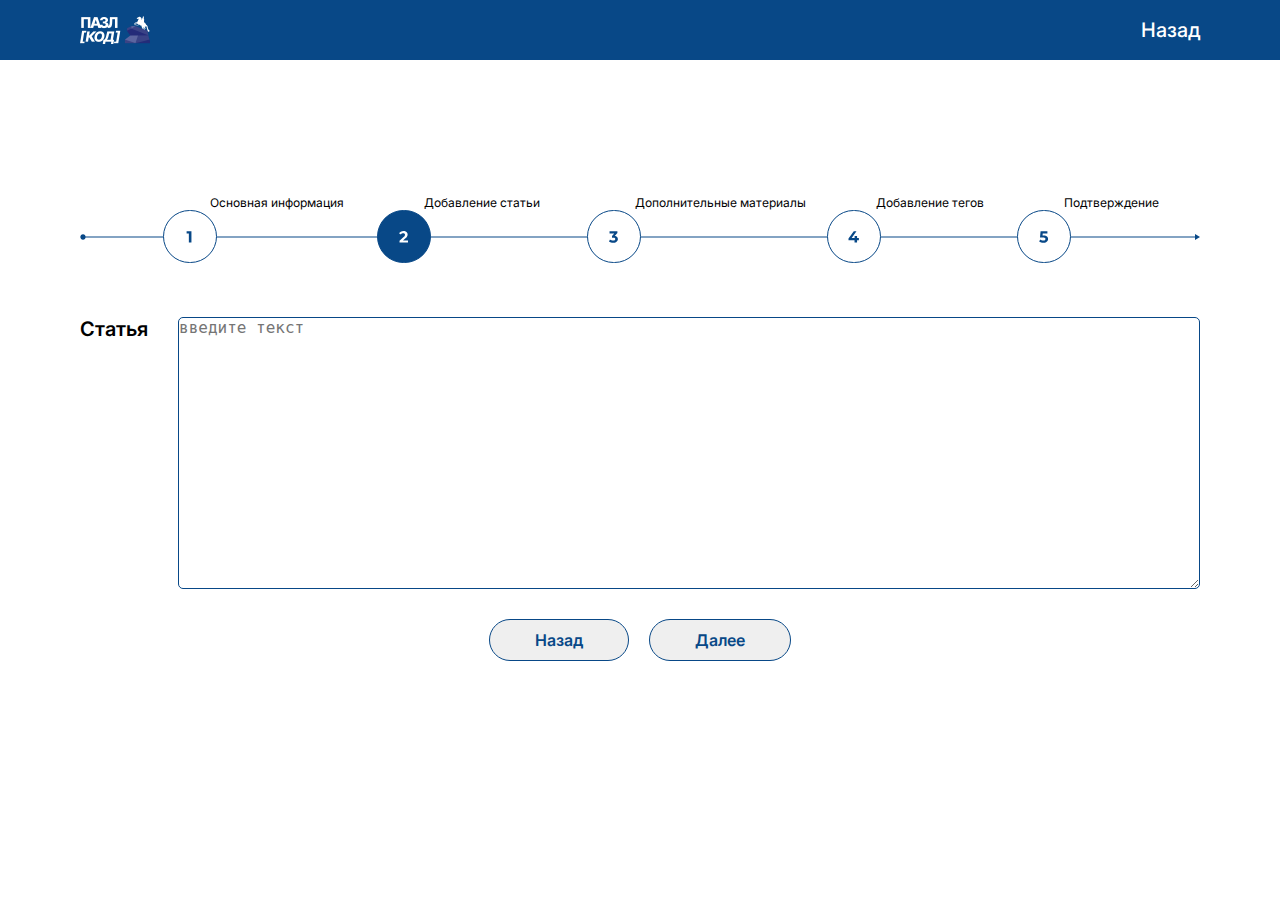
<file: add work page/step 2.html>
<!DOCTYPE html>
<html lang="en">
<head>
    <meta charset="UTF-8">
    <meta name="viewport" content="width=device-width, initial-scale=1.0">
    <title>Добавление урока</title>
    <link rel="preconnect" href="https://fonts.googleapis.com">
<link rel="preconnect" href="https://fonts.gstatic.com" crossorigin>
<link href="https://fonts.googleapis.com/css2?family=Inter:wght@100..900&family=Montserrat:ital,wght@0,100..900;1,100..900&display=swap" 
rel="stylesheet">
<link rel="stylesheet" href="style 2.css">
</head>
<body>
    <header>
        <nav>
            <img id="menu_logo" src="./allphoto/Group 20.png" alt="logo">
            <p id="menu">Назад</p>
        </nav>
    </header>
    <main>
        <section>
            <div id="all_div">
                <div id="block_second_div">
                    <p id="p_1" class="block_second_p">Основная информация</p>
                    <p id="p_2" class="block_second_p">Добавление статьи</p>
                    <p id="p_3" class="block_second_p">Дополнительные материалы</p>
                    <p id="p_4" class="block_second_p">Добавление тегов</p>
                    <p id="p_5" class="block_second_p">Подтверждение</p>
                </div>
                <div id="block_first_div">
                    <img id="block_first" src="./allphoto/step 2.svg" alt="step">
                </div>
                <div id="block_second_write_all">
                    <div class="block_second_write">
                    <h2>Статья</h2>
                    <textarea class="big_text" placeholder="введите текст"></textarea>
                    </div>
                </div>
                <div id="last_button_two">
                    <input class="last_button_next_and_back" id="last_button_back" type="button" value="Назад">
                    <input class="last_button_next_and_back" id="last_button_next" type="button" value="Далее">
                </div>
            </div>
        </section>
    </main>
</body>
</html>
</file>
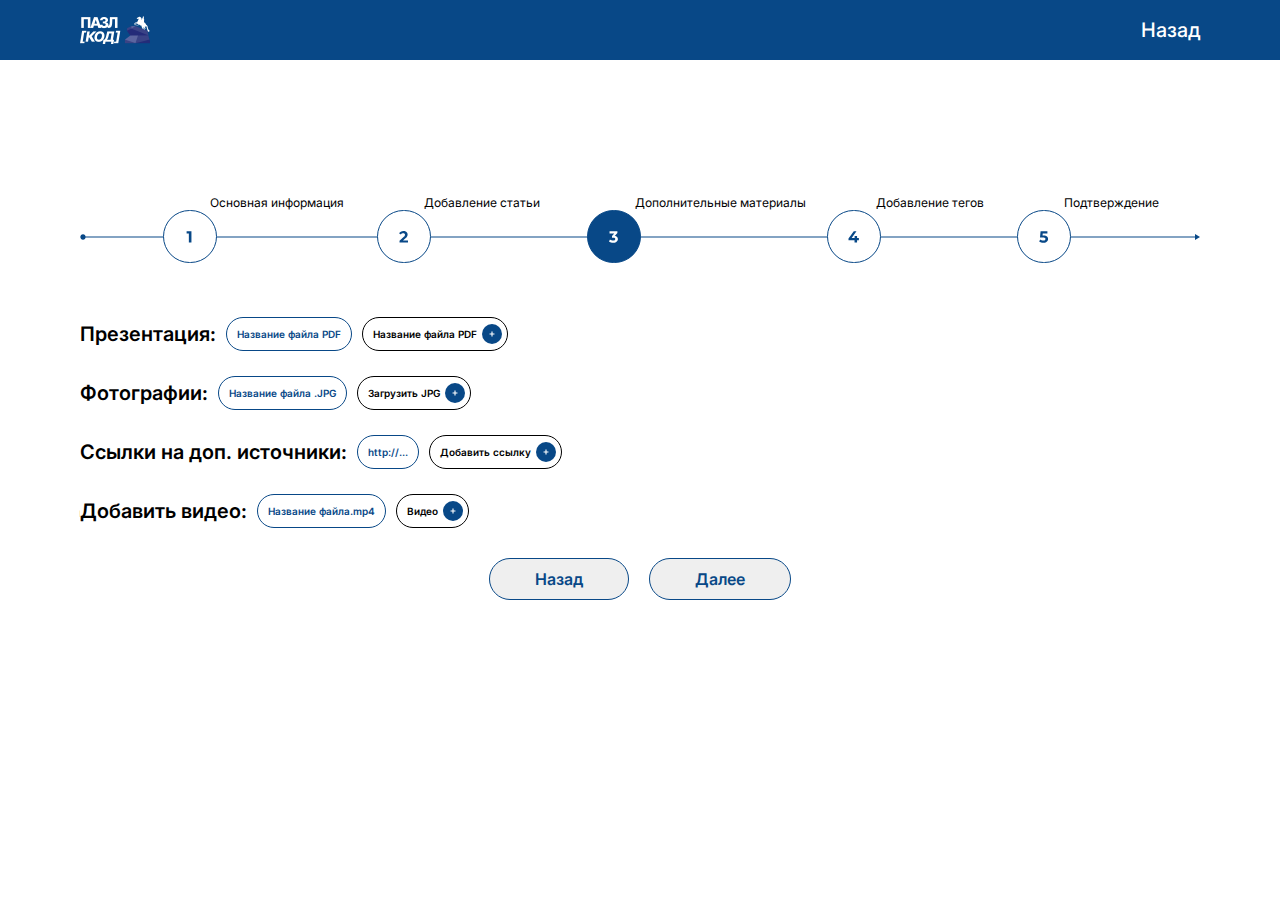
<file: add work page/step 3.html>
<!DOCTYPE html>
<html lang="en">
<head>
    <meta charset="UTF-8">
    <meta name="viewport" content="width=device-width, initial-scale=1.0">
    <title>Добавление урока</title>
    <link rel="preconnect" href="https://fonts.googleapis.com">
<link rel="preconnect" href="https://fonts.gstatic.com" crossorigin>
<link href="https://fonts.googleapis.com/css2?family=Inter:wght@100..900&family=Montserrat:ital,wght@0,100..900;1,100..900&display=swap" 
rel="stylesheet">
<link rel="stylesheet" href="style 3.css">
</head>
<body>
    <header>
        <nav>
            <img id="menu_logo" src="./allphoto/Group 20.png" alt="logo">
            <p id="menu">Назад</p>
        </nav>
    </header>
    <main>
        <section>
            <div id="all_div">
                <div id="block_second_div">
                    <p id="p_1" class="block_second_p">Основная информация</p>
                    <p id="p_2" class="block_second_p">Добавление статьи</p>
                    <p id="p_3" class="block_second_p">Дополнительные материалы</p>
                    <p id="p_4" class="block_second_p">Добавление тегов</p>
                    <p id="p_5" class="block_second_p">Подтверждение</p>
                </div>
                <div id="block_first_div">
                    <img id="block_first" src="./allphoto/step 3.svg" alt="step">
                </div>
                <div id="block_second_write_all">
                    <div class="block_second_write">
                        <div class="block_second_many_fiels" id="block_second_many_fiels_1">
                                <h2>Презентация:</h2>
                                <p class="button_tag">Название файла PDF</p>
                                <div class="div_all_button_add">
                                    <p class="button_tag" id="p_tag_add">Название файла PDF</p>
                                    <img id ="add_src" src="allphoto/+.svg" alt="">
                                </div>
                        </div>
                    </div>

                    <div class="block_second_many_fiels">
                        <h2>Фотографии:</h2>
                        <p class="button_tag">Название файла .JPG</p>
                        <div class="div_all_button_add">
                            <p class="button_tag" id="p_tag_add">Загрузить JPG</p>
                            <img id ="add_src" src="allphoto/+.svg" alt="">
                        </div>
                    </div>

                    <div class="block_second_many_fiels">
                        <h2>Ссылки на доп. источники:</h2>
                        <p class="button_tag">http://...</p>
                        <div class="div_all_button_add">
                            <p class="button_tag" id="p_tag_add">Добавить ссылку</p>
                            <img id ="add_src" src="allphoto/+.svg" alt="">
                        </div>
                    </div>

                    <div class="block_second_many_fiels">
                        <h2>Добавить видео:</h2>
                        <p class="button_tag">Название файла.mp4</p>
                        <div class="div_all_button_add">
                            <p class="button_tag" id="p_tag_add">Видео</p>
                            <img id ="add_src" src="allphoto/+.svg" alt="">
                        </div>
                    </div>

                </div>
                <div id="last_button_two">
                    <input class="last_button_next_and_back" id="last_button_back" type="button" value="Назад">
                    <input class="last_button_next_and_back" id="last_button_next" type="button" value="Далее">
                </div>
            </div>
        </section>
    </main>
</body>
</html>
</file>
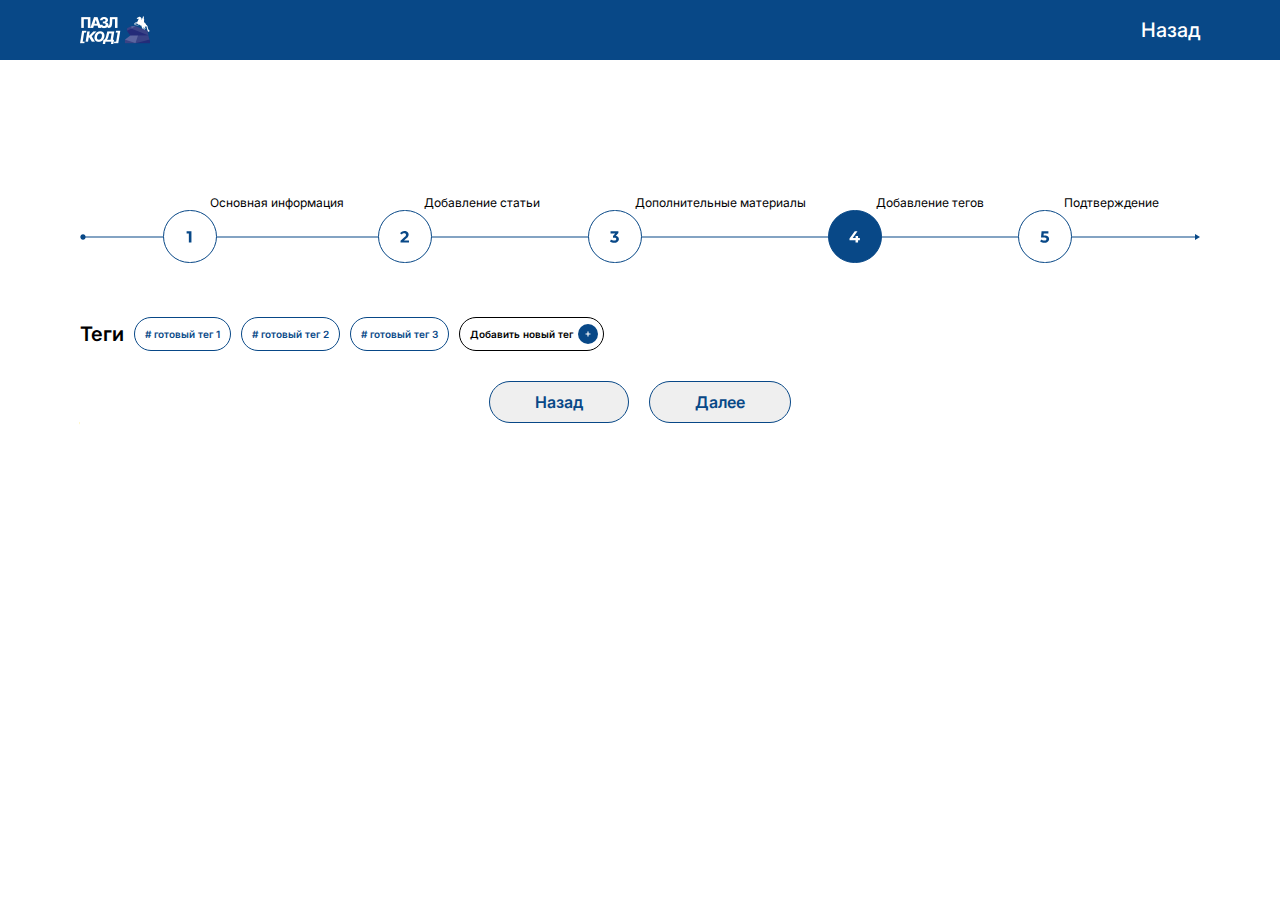
<file: add work page/step 4.html>
<!DOCTYPE html>
<html lang="en">
<head>
    <meta charset="UTF-8">
    <meta name="viewport" content="width=device-width, initial-scale=1.0">
    <title>Добавление урока</title>
    <link rel="preconnect" href="https://fonts.googleapis.com">
<link rel="preconnect" href="https://fonts.gstatic.com" crossorigin>
<link href="https://fonts.googleapis.com/css2?family=Inter:wght@100..900&family=Montserrat:ital,wght@0,100..900;1,100..900&display=swap" 
rel="stylesheet">
<link rel="stylesheet" href="style 4.css">
</head>
<body>
    <header>
        <nav>
            <img id="menu_logo" src="./allphoto/Group 20.png" alt="logo">
            <p id="menu">Назад</p>
        </nav>
    </header>
    <main>
        <section>
            <div id="all_div">
                <div id="block_second_div">
                    <p id="p_1" class="block_second_p">Основная информация</p>
                    <p id="p_2" class="block_second_p">Добавление статьи</p>
                    <p id="p_3" class="block_second_p">Дополнительные материалы</p>
                    <p id="p_4" class="block_second_p">Добавление тегов</p>
                    <p id="p_5" class="block_second_p">Подтверждение</p>
                </div>
                <div id="block_first_div">
                    <img id="block_first" src="./allphoto/step 4.svg" alt="step">
                </div>
                <div id="block_second_write_all">
                    <div class="block_second_write">
                        <div class="block_second_many_fiels" id="block_second_many_fiels_1">
                                <h2>Теги</h2>
                                <p class="button_tag"># готовый тег 1</p>
                                <p class="button_tag"># готовый тег 2</p>
                                <p class="button_tag"># готовый тег 3</p>
                                <div class="div_all_button_add">
                                    <p class="button_tag" id="p_tag_add">Добавить новый тег</p>
                                    <img id ="add_src" src="allphoto/+.svg" alt="">
                                </div>
                        </div>
                    </div>
                </div>
                <div id="last_button_two">
                    <input class="last_button_next_and_back" id="last_button_back" type="button" value="Назад">
                    <input class="last_button_next_and_back" id="last_button_next" type="button" value="Далее">
                </div>
            </div>
        </section>
    </main>
</body>
</html>
</file>
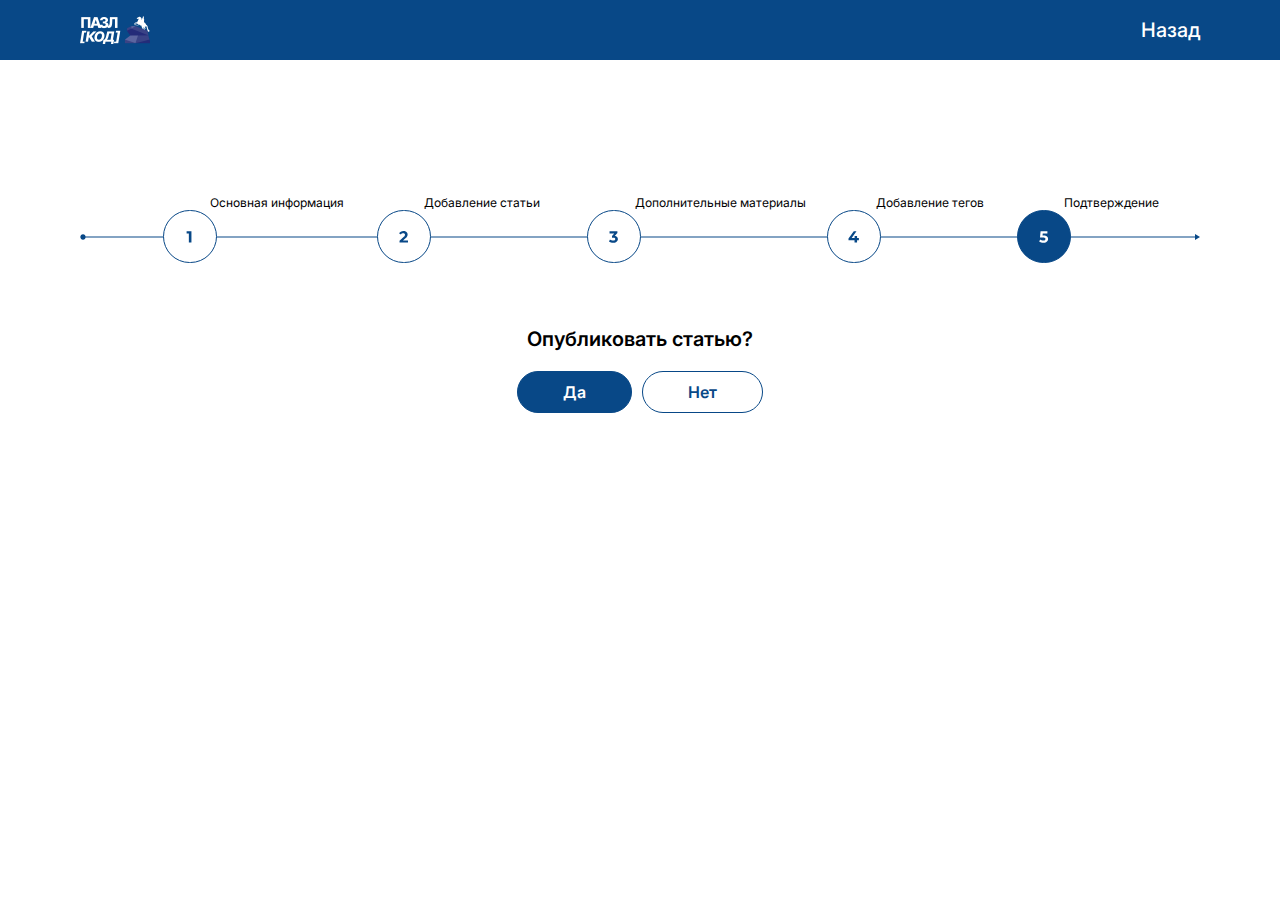
<file: add work page/step 5.html>
<!DOCTYPE html>
<html lang="en">
<head>
    <meta charset="UTF-8">
    <meta name="viewport" content="width=device-width, initial-scale=1.0">
    <title>Добавление урока</title>
    <link rel="preconnect" href="https://fonts.googleapis.com">
<link rel="preconnect" href="https://fonts.gstatic.com" crossorigin>
<link href="https://fonts.googleapis.com/css2?family=Inter:wght@100..900&family=Montserrat:ital,wght@0,100..900;1,100..900&display=swap" 
rel="stylesheet">
<link rel="stylesheet" href="style 5.css">
</head>
<body>
    <header>
        <nav>
            <img id="menu_logo" src="./allphoto/Group 20.png" alt="logo">
            <p id="menu">Назад</p>
        </nav>
    </header>
    <main>
        <section>
            <div id="all_div">
                <div id="block_second_div">
                    <p id="p_1" class="block_second_p">Основная информация</p>
                    <p id="p_2" class="block_second_p">Добавление статьи</p>
                    <p id="p_3" class="block_second_p">Дополнительные материалы</p>
                    <p id="p_4" class="block_second_p">Добавление тегов</p>
                    <p id="p_5" class="block_second_p">Подтверждение</p>
                </div>
                <div id="block_first_div">
                    <img id="block_first" src="./allphoto/step 5.svg" alt="step">
                </div>

                <div id="confirm_div">
                    <h2>Опубликовать статью?</h2>
                    <div id="button_yes_and_no">
                        <p class="button_tag" id="button_tag_one">Да</p>
                        <p class="button_tag" id="button_tag_two">Нет</p>
                    </div>
                </div>
            </div>
        </section>
    </main>
</body>
</html>
</file>
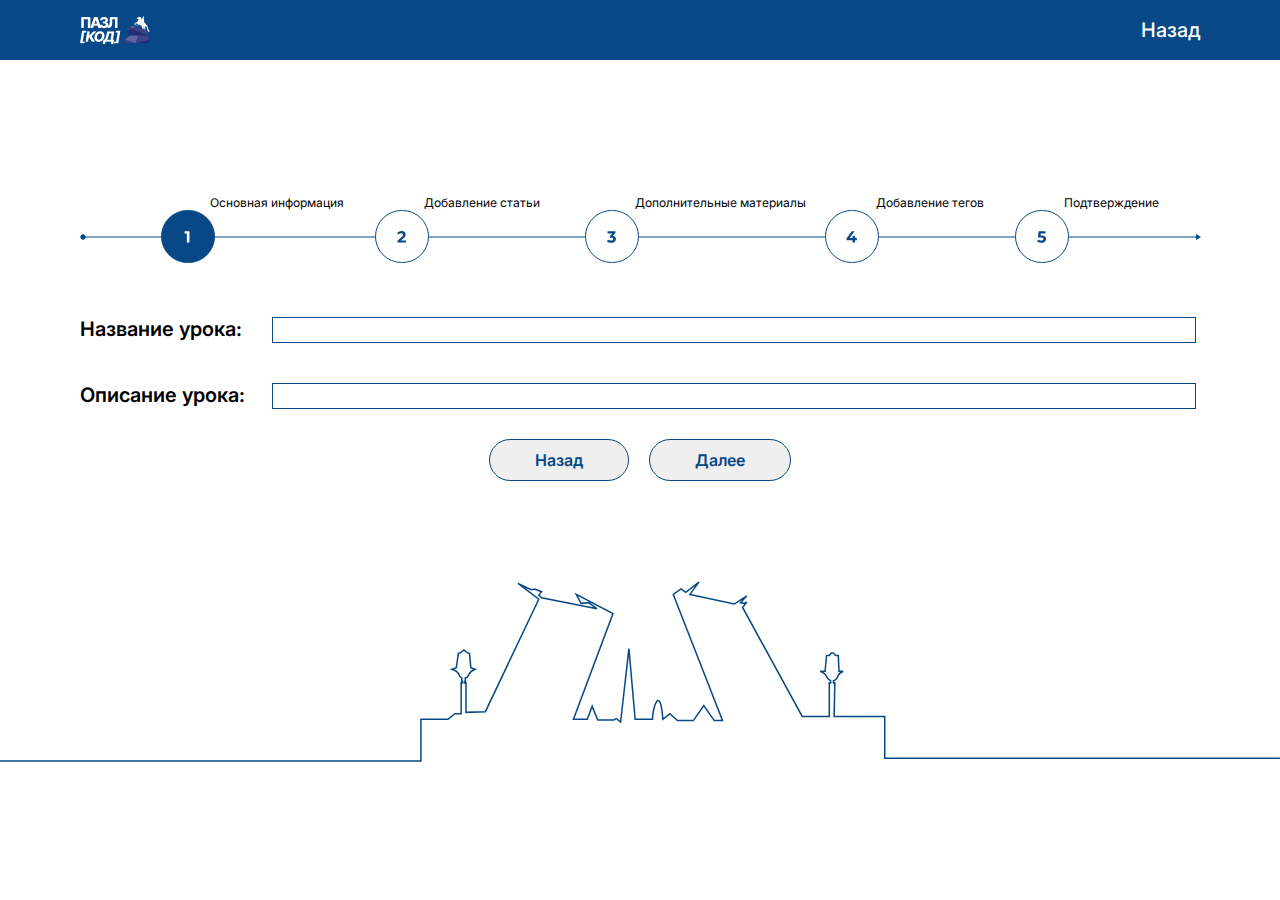
<file: add work page/step.html>
<!DOCTYPE html>
<html lang="en">
<head>
    <meta charset="UTF-8">
    <meta name="viewport" content="width=device-width, initial-scale=1.0">
    <title>Добавление урока</title>
    <link rel="preconnect" href="https://fonts.googleapis.com">
<link rel="preconnect" href="https://fonts.gstatic.com" crossorigin>
<link href="https://fonts.googleapis.com/css2?family=Inter:wght@100..900&family=Montserrat:ital,wght@0,100..900;1,100..900&display=swap" 
rel="stylesheet">
<link rel="stylesheet" href="style.css">
</head>
<body>
    <header>
        <nav>
            <img id="menu_logo" src="./allphoto/Group 20.png" alt="logo">
            <p id="menu">Назад</p>
        </nav>
    </header>
    <main>
        <section>
            <div id="all_div">
                <div id="block_second_div">
                    <p id="p_1" class="block_second_p">Основная информация</p>
                    <p id="p_2" class="block_second_p">Добавление статьи</p>
                    <p id="p_3" class="block_second_p">Дополнительные материалы</p>
                    <p id="p_4" class="block_second_p">Добавление тегов</p>
                    <p id="p_5" class="block_second_p">Подтверждение</p>
                </div>
                <div id="block_first_div">
                    <img id="block_first_pc" src="./allphoto/step_by_step.svg" alt="step">

                    <img id="block_first_mobile" src="./allphoto/step_1_mobile.svg" alt="step">
                </div>
                <div id="block_second_write_all">
                    <div class="block_second_write">
                    <h2>Название урока:</h2>
                        <form action="">
                            <input type="text">
                        </form>
                    </div>
                    <div id="block_second_write_two" class="block_second_write">
                        <h2>Описание урока:</h2>
                            <form action="">
                                <input type="text" id="two_input">
                            </form>
                        </div>
                </div>
                <div id="last_button_two">
                    <input class="last_button_next_and_back" id="last_button_back" type="button" value="Назад">
                    <input class="last_button_next_and_back" id="last_button_next" type="button" value="Далее">
                </div>
            </div>
        </section>
            <img id="photo_piter" src="./allphoto/piter.svg" alt="">
    </main>
</body>
</html>
</file>
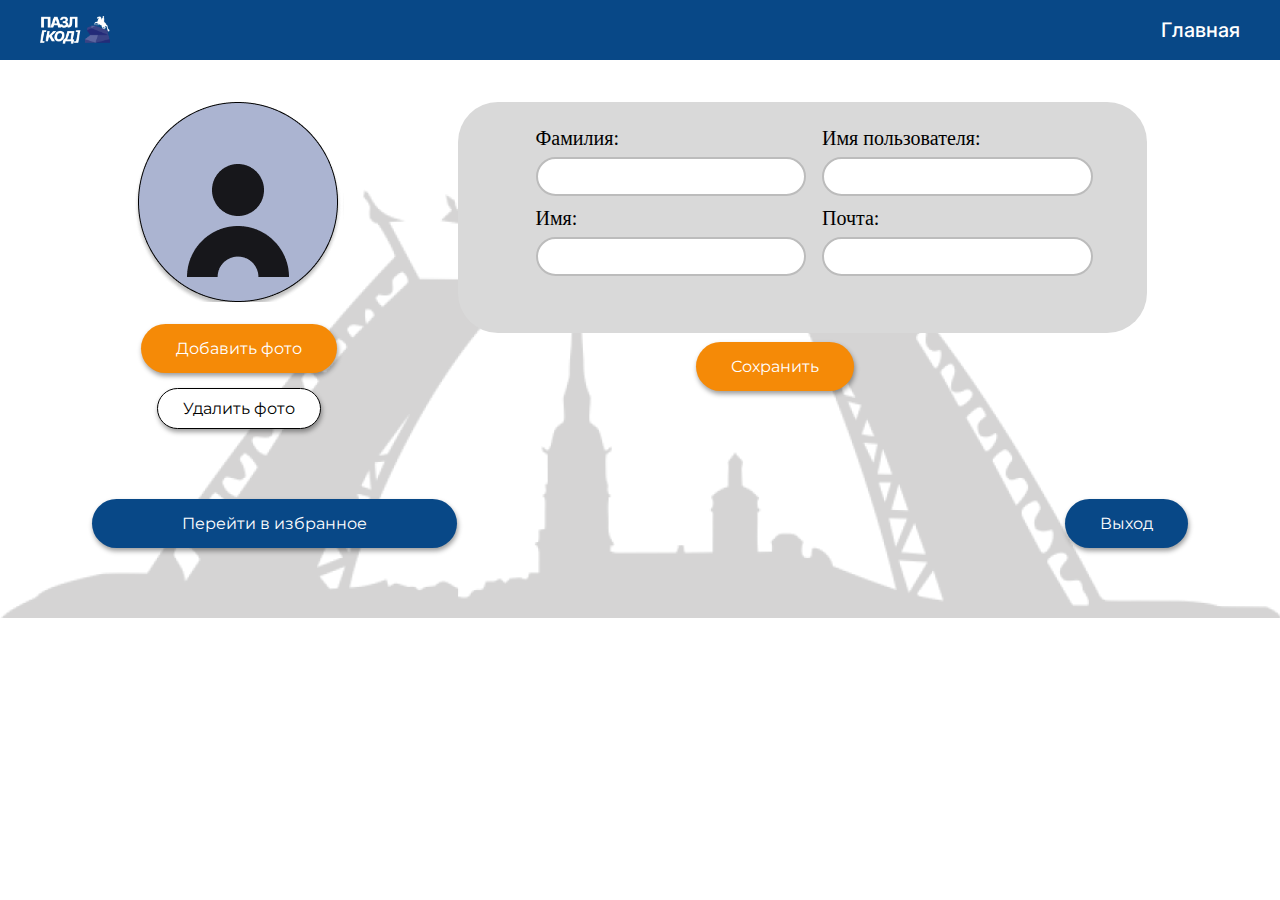
<file: html/cabinet.html>
<!DOCTYPE html>
<html>
<head>
    <meta charset="UTF-8">
    <title>Личный кабинет</title>
    <meta name="viewport" content="width=device-width, initial-scale=1.0">
    <link rel="stylesheet" type="text/css" href="../css/cabinet.css">   
    <link rel="stylesheet" type="text/css" href="../css/media.css">   
   
    <link rel="preconnect" href="https://fonts.googleapis.com">
<link rel="preconnect" href="https://fonts.gstatic.com" crossorigin>
<link href="https://fonts.googleapis.com/css2?family=Inter:wght@100..900&family=Montserrat:ital,wght@0,100..900;1,100..900&family=Roboto:ital,wght@0,100;0,300;0,400;0,500;0,700;0,900;1,100;1,300;1,400;1,500;1,700;1,900&display=swap" rel="stylesheet">
    
   </head>
<body>
    <header> 
        <nav> 
            <img id="menu_logo" src="../img/logo.png" alt="logo"> 
            <div id="punkt_menu"> 
        
                <p class="menu_button">Главная</p> 
            </div> 
        </nav> 
    </header>
    <main>

        <section class="info">

            <div class="photo">

                <div id="ava"></div>
                <button id="dobavit" class="orange">Добавить фото</button> <br>
                <button id="delete">Удалить фото</button>

            </div>

            <div class="data"> 
                <div>
                    <label for="surname">Фамилия:</label> <br>
                    <input type="text" id="surname"> <br>
                </div>

                <div>
                    <label for="username">Имя пользователя:</label> <br>
                    <input type="text" id="username"> <br>
                </div>

                <div>
                    <label for="name">Имя:</label> <br>
                    <input type="text" id="name"> <br>
                </div>

                <div>
                    <label for="email">Почта:</label> <br>
                    <input type="text" id="email"> <br>
                </div>

            </div>
            <button id="save" class="orange"> Сохранить</button>
        </section>
        
        <section class="knopki">
            <button id="izbr"> Перейти в избранное</button>
            <button id="exit">Выход</button>

        </section>
        
    </main>
    
</body>
</html>
</file>
<file: add work page/style 2.css>
* {
    margin: 0;
    padding: 0;
}

nav {
    height: 60px;
    background-color: #084887;
    display: flex;
    justify-content: space-between;
    align-items: center;
}

#menu_logo {
    padding-left: 80px;
    width: 70px;
    height: 28px;
}

#menu {
    color: white;
    font-family: "Inter", sans-serif;
    font-weight: 500;
    font-style: normal;
    font-size: 20px;
    padding-right: 80px;
}



#block_second_div {
    display: flex;
}

#all_div {
    width: 1120px;
    margin: auto;
}

#block_second_div {
    margin-top: 135px;
    display: flex;
    width: 955px;
    margin-left: 130px;
}

.block_second_p {
    font-size: 12px;
    color: rgb(0, 0, 0);
    font-family: "Inter", sans-serif;
    font-weight: 400;
    font-style: normal;
}

#p_2 {
    margin-left:80px;
}

#p_3 {
    margin-left:95px;
}

#p_4 {
    margin-left:70px;
}

#p_5 {
    margin-left:80px;
}

h2 {
    font-size: 20px;
    color: rgb(0, 0, 0);
    font-family: "Inter", sans-serif;
    font-weight: 600;
    font-style: normal;
}

.block_second_write {
    display: flex;
}

#block_second_write_all {
    margin-top: 50px;
}

.big_text {
    margin-left: 30px;
    border: 0;
    background: none;
    text-align: left;
    border: 1px solid #084887;
    width: 1020px;
    height: 270px;
    font-size: 16px;
    color: black;
    border-radius: 5px;
    transition: 0.50s;
}

#block_second_write_two {
    margin-top: 40px;
}

#last_button_two {
    margin-top: 30px;
    display: flex;
    justify-content: center;
    width: 1120px;
}

.last_button_next_and_back {
    color: #084887;
    border: 1px solid #084887;
    border-radius: 100px;
    padding: 10px 45px;
    font-size: 16px;
    font-weight: 600;
    font-family: "Inter", sans-serif;
    transition: all 400ms;
}

#last_button_next {
    margin-left: 20px;
}

#last_button_next:hover {
    background-color: #084887;
    color: #ffffff;
}

#last_button_back:hover {
    background-color: #084887;
    color: #ffffff;
}
</file>
<file: add work page/style 3.css>
* {
    margin: 0;
    padding: 0;
}

nav {
    height: 60px;
    background-color: #084887;
    display: flex;
    justify-content: space-between;
    align-items: center;
}

#menu_logo {
    padding-left: 80px;
    width: 70px;
    height: 28px;
}

#menu {
    color: white;
    font-family: "Inter", sans-serif;
    font-weight: 500;
    font-style: normal;
    font-size: 20px;
    padding-right: 80px;
}



#block_second_div {
    display: flex;
}

#all_div {
    width: 1120px;
    margin: auto;
}

#block_second_div {
    margin-top: 135px;
    display: flex;
    width: 955px;
    margin-left: 130px;
}

.block_second_p {
    font-size: 12px;
    color: rgb(0, 0, 0);
    font-family: "Inter", sans-serif;
    font-weight: 400;
    font-style: normal;
}

#p_2 {
    margin-left:80px;
}

#p_3 {
    margin-left:95px;
}

#p_4 {
    margin-left:70px;
}

#p_5 {
    margin-left:80px;
}

h2 {
    font-size: 20px;
    color: rgb(0, 0, 0);
    font-family: "Inter", sans-serif;
    font-weight: 600;
    font-style: normal;
}

.block_second_write {
    display: flex;
}

#block_second_write_all {
    margin-top: 50px;
}

#block_second_write_two {
    margin-top: 40px;
}

.block_second_many_fiels {
    margin-top: 25px;
    display: flex;
    align-items: center;
}

#block_second_many_fiels_1 {
    margin-top: 0;
}

.button_tag {
    color: #084887;
    border: 1px solid #084887;
    border-radius: 100px;
    padding: 10px;
    font-size: 10px;
    font-weight: 600;
    font-family: "Inter", sans-serif;
    margin-left: 10px;
}

.div_all_button_add {
    display: flex;
    border: 1px solid #000000;
    border-radius: 100px;
    margin-left: 10px;
}

#p_tag_add {
    color: #000000;
    border: none;
    padding: 10px 0px 10px 10px;
    margin-left: 0;
}

#add_src {
    padding: 0 5px;
}

#last_button_two {
    margin-top: 30px;
    display: flex;
    justify-content: center;
    width: 1120px;
}

.last_button_next_and_back {
    color: #084887;
    border: 1px solid #084887;
    border-radius: 100px;
    padding: 10px 45px;
    font-size: 16px;
    font-weight: 600;
    font-family: "Inter", sans-serif;
    transition: all 400ms;
}

#last_button_next {
    margin-left: 20px;
}

#last_button_next:hover {
    background-color: #084887;
    color: #ffffff;
}

#last_button_back:hover {
    background-color: #084887;
    color: #ffffff;
}
</file>
<file: add work page/style 4.css>
* {
    margin: 0;
    padding: 0;
}

nav {
    height: 60px;
    background-color: #084887;
    display: flex;
    justify-content: space-between;
    align-items: center;
}

#menu_logo {
    padding-left: 80px;
    width: 70px;
    height: 28px;
}

#menu {
    color: white;
    font-family: "Inter", sans-serif;
    font-weight: 500;
    font-style: normal;
    font-size: 20px;
    padding-right: 80px;
}



#block_second_div {
    display: flex;
}

#all_div {
    width: 1120px;
    margin: auto;
}

#block_second_div {
    margin-top: 135px;
    display: flex;
    width: 955px;
    margin-left: 130px;
}

.block_second_p {
    font-size: 12px;
    color: rgb(0, 0, 0);
    font-family: "Inter", sans-serif;
    font-weight: 400;
    font-style: normal;
}

#p_2 {
    margin-left:80px;
}

#p_3 {
    margin-left:95px;
}

#p_4 {
    margin-left:70px;
}

#p_5 {
    margin-left:80px;
}

h2 {
    font-size: 20px;
    color: rgb(0, 0, 0);
    font-family: "Inter", sans-serif;
    font-weight: 600;
    font-style: normal;
}

.block_second_write {
    display: flex;
}

#block_second_write_all {
    margin-top: 50px;
}

#block_second_write_two {
    margin-top: 40px;
}

.block_second_many_fiels {
    margin-top: 25px;
    display: flex;
    align-items: center;
}

#block_second_many_fiels_1 {
    margin-top: 0;
}

.button_tag {
    color: #084887;
    border: 1px solid #084887;
    border-radius: 100px;
    padding: 10px;
    font-size: 10px;
    font-weight: 600;
    font-family: "Inter", sans-serif;
    margin-left: 10px;
}

.div_all_button_add {
    display: flex;
    border: 1px solid #000000;
    border-radius: 100px;
    margin-left: 10px;
}

#p_tag_add {
    color: #000000;
    border: none;
    padding: 10px 0px 10px 10px;
    margin-left: 0;
}

#add_src {
    padding: 0 5px;
}

#last_button_two {
    margin-top: 30px;
    display: flex;
    justify-content: center;
    width: 1120px;
}

.last_button_next_and_back {
    color: #084887;
    border: 1px solid #084887;
    border-radius: 100px;
    padding: 10px 45px;
    font-size: 16px;
    font-weight: 600;
    font-family: "Inter", sans-serif;
    transition: all 400ms;
}

#last_button_next {
    margin-left: 20px;
}

#last_button_next:hover {
    background-color: #084887;
    color: #ffffff;
}

#last_button_back:hover {
    background-color: #084887;
    color: #ffffff;
}
</file>
<file: add work page/style 5.css>
* {
    margin: 0;
    padding: 0;
}

nav {
    height: 60px;
    background-color: #084887;
    display: flex;
    justify-content: space-between;
    align-items: center;
}

#menu_logo {
    padding-left: 80px;
    width: 70px;
    height: 28px;
}

#menu {
    color: white;
    font-family: "Inter", sans-serif;
    font-weight: 500;
    font-style: normal;
    font-size: 20px;
    padding-right: 80px;
}

#block_second_div {
    display: flex;
}

#all_div {
    width: 1120px;
    margin: auto;
}

#block_second_div {
    margin-top: 135px;
    display: flex;
    width: 955px;
    margin-left: 130px;
}

.block_second_p {
    font-size: 12px;
    color: rgb(0, 0, 0);
    font-family: "Inter", sans-serif;
    font-weight: 400;
    font-style: normal;
}

#p_2 {
    margin-left:80px;
}

#p_3 {
    margin-left:95px;
}

#p_4 {
    margin-left:70px;
}

#p_5 {
    margin-left:80px;
}

h2 {
    font-size: 20px;
    color: rgb(0, 0, 0);
    font-family: "Inter", sans-serif;
    font-weight: 600;
    font-style: normal;
    text-align: center;
}

#confirm_div {
    margin: auto;
    margin-top: 60px;
    width: fit-content;
}

#button_yes_and_no {
    display: flex;
    margin-top: 20px;
}

.button_tag {
    color: #084887;
    border: 1px solid #084887;
    border-radius: 100px;
    padding: 10px 45px;
    font-size: 16px;
    font-weight: 600;
    font-family: "Inter", sans-serif;
}

#button_tag_one {
    background-color: #084887;
    color: #ffffff;
    transition: all 400ms;
}

#button_tag_one:hover {
    background-color: #ffffff;
    color: #084887;
}

#button_tag_two {
    margin-left: 10px;
    transition: all 400ms;
}

#button_tag_two:hover {
    background-color: #084887;
    color: #ffffff;
}
</file>
<file: add work page/style.css>
* {
    margin: 0;
    padding: 0;
}

nav {
    height: 60px;
    background-color: #084887;
    display: flex;
    justify-content: space-between;
    align-items: center;
}

#menu_logo {
    padding-left: 80px;
    width: 70px;
    height: 28px;
}

#menu {
    color: white;
    font-family: "Inter", sans-serif;
    font-weight: 500;
    font-style: normal;
    font-size: 20px;
    padding-right: 80px;
}



#block_second_div {
    display: flex;
}

#all_div {
    width: 1120px;
    margin: auto;
}

#block_first_mobile {
    display: none;
}

#block_second_div {
    margin-top: 135px;
    display: flex;
    width: 955px;
    margin-left: 130px;
}

.block_second_p {
    font-size: 12px;
    color: rgb(0, 0, 0);
    font-family: "Inter", sans-serif;
    font-weight: 400;
    font-style: normal;
}

#p_2 {
    margin-left:80px;
}

#p_3 {
    margin-left:95px;
}

#p_4 {
    margin-left:70px;
}

#p_5 {
    margin-left:80px;
}

h2 {
    font-size: 20px;
    color: rgb(0, 0, 0);
    font-family: "Inter", sans-serif;
    font-weight: 600;
    font-style: normal;
}

.block_second_write {
    display: flex;
}

#block_second_write_all {
    margin-top: 50px;
}

input[type=text] {
    border: 1px solid #084887; 
    background: #ffffff;
    outline: none; 
    height: 24px;
    width: 922px;
    margin-left: 30px;
    color: #000000; 
    font-size: 16px; 
    font-family: Montserrat;
}

#block_second_write_two {
    margin-top: 40px;
}

#two_input {
    margin-left: 27px;
}

#photo_piter {
    margin-top: 100px;
    width: 100%;
    background-position: center;
    background-repeat: no-repeat;
    background-size: cover;
}

#last_button_two {
    margin-top: 30px;
    display: flex;
    justify-content: center;
    width: 1120px;
}

.last_button_next_and_back {
    color: #084887;
    border: 1px solid #084887;
    border-radius: 100px;
    padding: 10px 45px;
    font-size: 16px;
    font-weight: 600;
    font-family: "Inter", sans-serif;
    transition: all 400ms;
}

#last_button_next {
    margin-left: 20px;
}

#last_button_next:hover {
    background-color: #084887;
    color: #ffffff;
}

#last_button_back:hover {
    background-color: #084887;
    color: #ffffff;
}
/* 
@media (min-width:320px) and (max-width:480px) {
    nav {
        height: 60px;
        background-color: #084887;
        display: flex;
        justify-content: space-between;
        align-items: center;
    }
    
    #menu_logo {
        padding-left: 80px;
        width: 70px;
        height: 28px;
    }
    
    #menu {
        color: white;
        font-family: "Inter", sans-serif;
        font-weight: 500;
        font-style: normal;
        font-size: 20px;
        padding-right: 80px;
    }

    #all_div {
        margin: 0;
        width: 300px;
    }

    #block_first_div {
        margin-left: 10px;
        margin-top: 30px;
        width: 300px;
    }
    
    #block_first_pc {
        display: none;
    }

    #block_first_mobile {
        display: block;
    }

    #block_second_div {
        margin-top: 0;
        flex-direction: column;
    }

    #p_1 {
        position: absolute;
        top: 110px;
        left: 40px;
    }

    #p_2 {
        position: absolute;
        top: 190px;
        left: 40px;
        margin-left:0px;
    }
    
    #p_3 {
        position: absolute;
        top: 300px;
        left: 40px;
        margin-left:0px;
    }
    
    #p_4 {
        position: absolute;
        top: 410px;
        left: 40px;
        margin-left:0px;
    }
    
    #p_5 {
        position: absolute;
        top: 530px;
        left: 40px;
        margin-left:0px;
    }
}

@media (max-width:640px) {
 /*480px
}

@media (max-width:960px) {
640px
}

@media (max-width:1200px) {
960px
}
</file>
<file: css/cabinet.css>
*{
    margin: 0;
    padding: 0;
}

nav {
    height: 60px;
    background-color: #084887;
    display: flex;
    justify-content: space-between;
    align-items: center;
    max-width: 1920px;
}

#punkt_menu {
    margin-right: 40px;
 
}

#menu_logo {
padding-left: 40px;
width: 70px;
height: 28px;
}

.menu_button {
    color: white;
    font-family: "Inter", sans-serif;
    font-weight: 500;
    font-style: normal;
    font-size: 20px;
}

main{
    max-width: 1920px;
    background-size: cover;
    background-position: center;
    background-repeat: no-repeat;
    background-image: url(../img/fon.png);
    padding-bottom: 70px;
}

.info{
    margin-top: 42px;
}
#ava{
    width: 210px;
    height: 200px;
    background-image: url(../img/Group\ 2.png);
    margin-bottom: 22px;


}
.photo{
    margin-right: 114px;
    text-align: center;
}
.orange{
    background-color: #F58A07;
    color: white;
    text-align: center;
    border: none;
    border-radius: 50px;
    padding: 15px 35px;
    font-size: 16px;
    font-family: "Montserrat";
    -webkit-box-shadow: 1px 3px 5px 0px rgba(0, 0, 0, 0.39);
-moz-box-shadow: 1px 3px 5px 0px rgba(0, 0, 0, 0.39);
box-shadow: 1px 3px 5px 0px rgba(0, 0, 0, 0.39);

}
#delete{
    background-color: #ffffff;
    color: black;
    text-align: center;
    border: 1px solid black;
    border-radius: 50px;
    padding: 10px 25px;
    font-size: 16px;
    font-family: "Montserrat";
    -webkit-box-shadow: 1px 3px 5px 0px rgba(0, 0, 0, 0.39);
-moz-box-shadow: 1px 3px 5px 0px rgba(0, 0, 0, 0.39);
box-shadow: 1px 3px 5px 0px rgba(0, 0, 0, 0.39);
margin-top: 15px;

}

.info{
    display: flex;
    justify-content: center;
   
}
.data{
    display: grid;
    background-color: #D9D9D9;
    grid-template-columns: repeat(2, 1fr);
    border-radius: 40px;
    width: 689px;
    height: 231px;
     padding: 25px 78px 47px 78px;
     box-sizing: border-box;
     column-gap: 40px;
}
label{
    font-size: 20px;
    
}
input{
    margin-top: 7px;
    height: 35px;
    width: 100%;
    border-radius: 32px;
    border: 2px solid #BCBCBC;
    outline: 0;
    outline-offset: 0;
    padding-left: 20px;
    font-family: "Montserrat";
    font-weight: 400;

}
#save{
   position: absolute;
   margin-top: 240px;
   margin-left: 270px;
}
.knopki{
    display: flex;
    justify-content: space-between;
    align-items: center;
    margin: 0px 92px;
    margin-top: 70px;
}
.knopki button{
background-color: #084887;
color: white;
text-align: center;
border: none;
border-radius: 50px;
padding: 15px 35px;
font-size: 16px;
font-family: "Montserrat";
-webkit-box-shadow: 1px 3px 5px 0px rgba(0, 0, 0, 0.39);
-moz-box-shadow: 1px 3px 5px 0px rgba(0, 0, 0, 0.39);
box-shadow: 1px 3px 5px 0px rgba(0, 0, 0, 0.39);
}
#izbr{
    padding: 15px 90px;
}
</file>
<file: css/media.css>
@media(max-width: 600px){
    .info{
        display: flex;
        flex-direction: column;
       
    }
    .data{
        margin: 0 auto;
        width: 85%;
        margin-top: 15px;
        padding: 25px 5px 47px 5px;
    }
    .photo{
        margin: 0 auto;
    }
    input{
        padding-left: 0px;
        height: 20px;
       
}
#save{
   position: relative;
   margin: 0 auto;
   margin-top: 15px;
 }
 .knopki{
    display: flex;
    justify-content: space-between;
    align-items: center;
    margin: 0px 10px;
    margin-top: 50px;
}
#izbr{
    padding: 15px 30px;
}
label{
    font-size: 14px;
}
}
</file>
